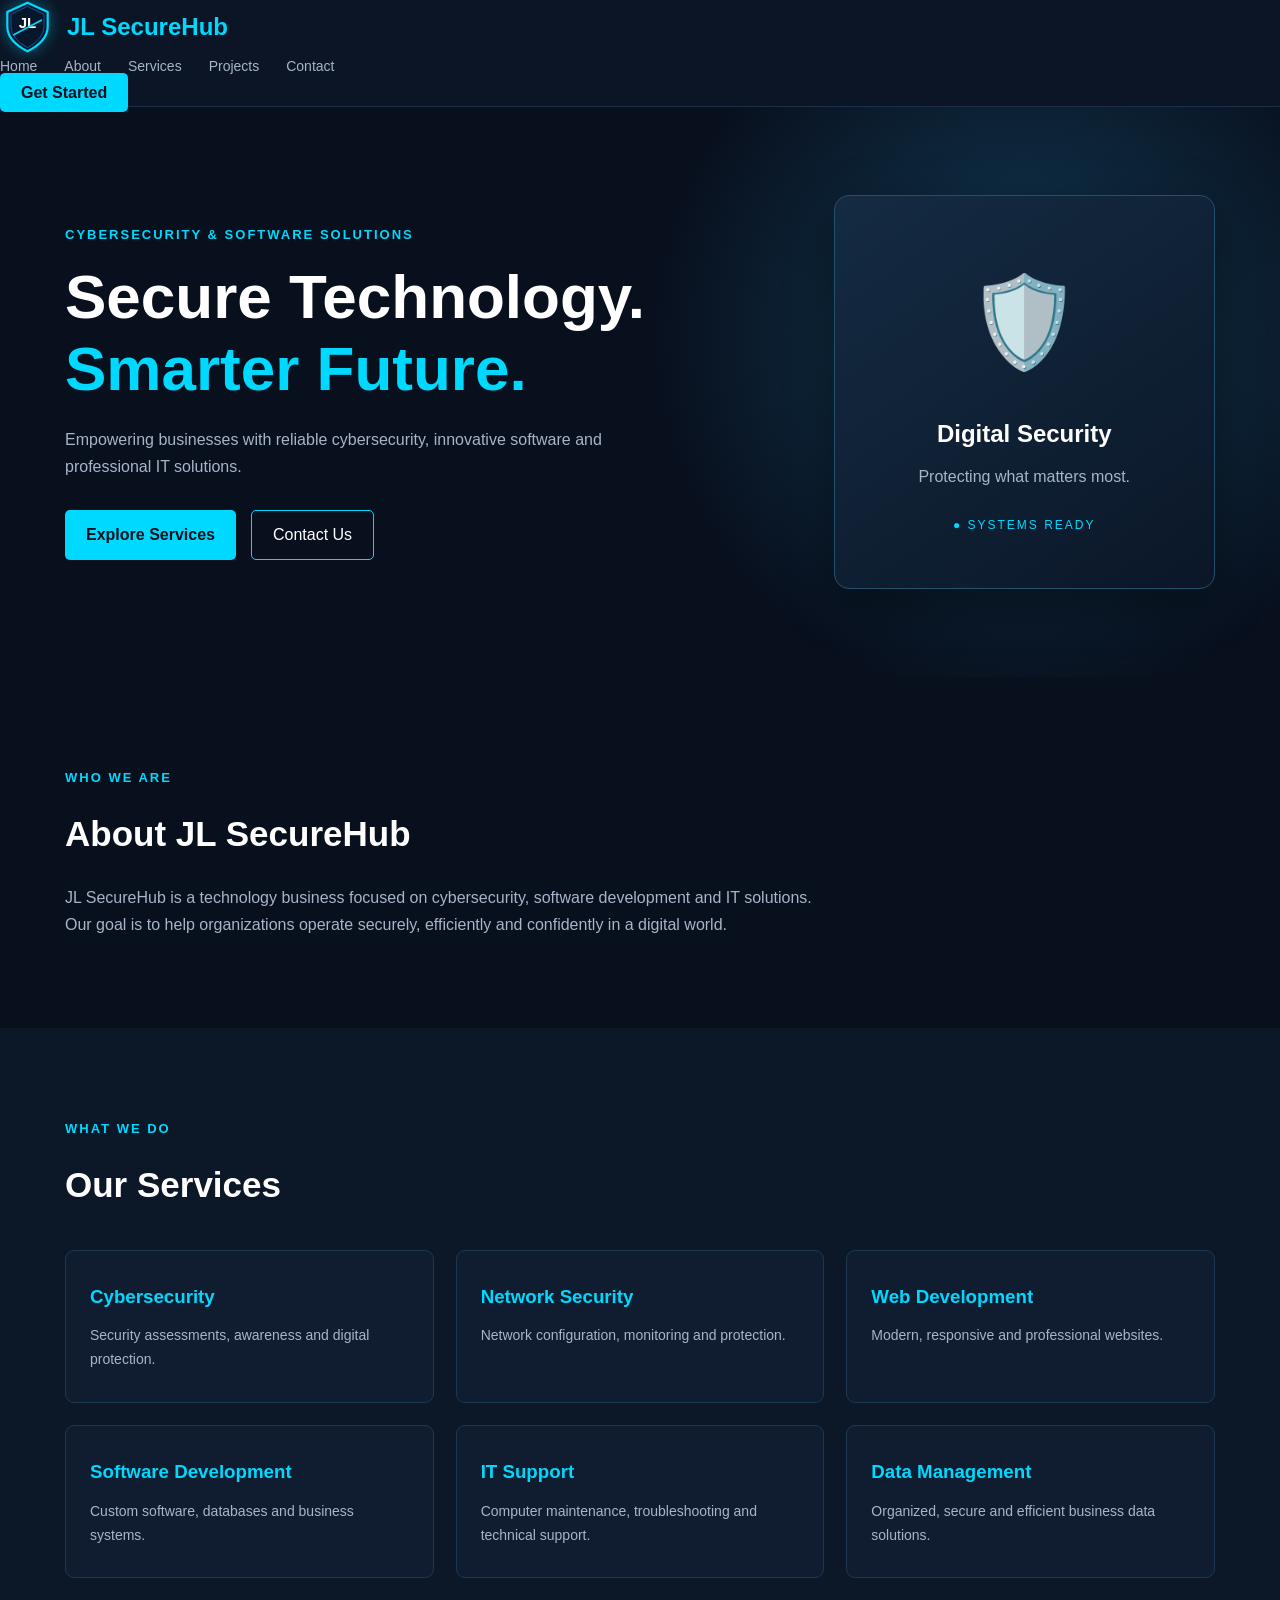
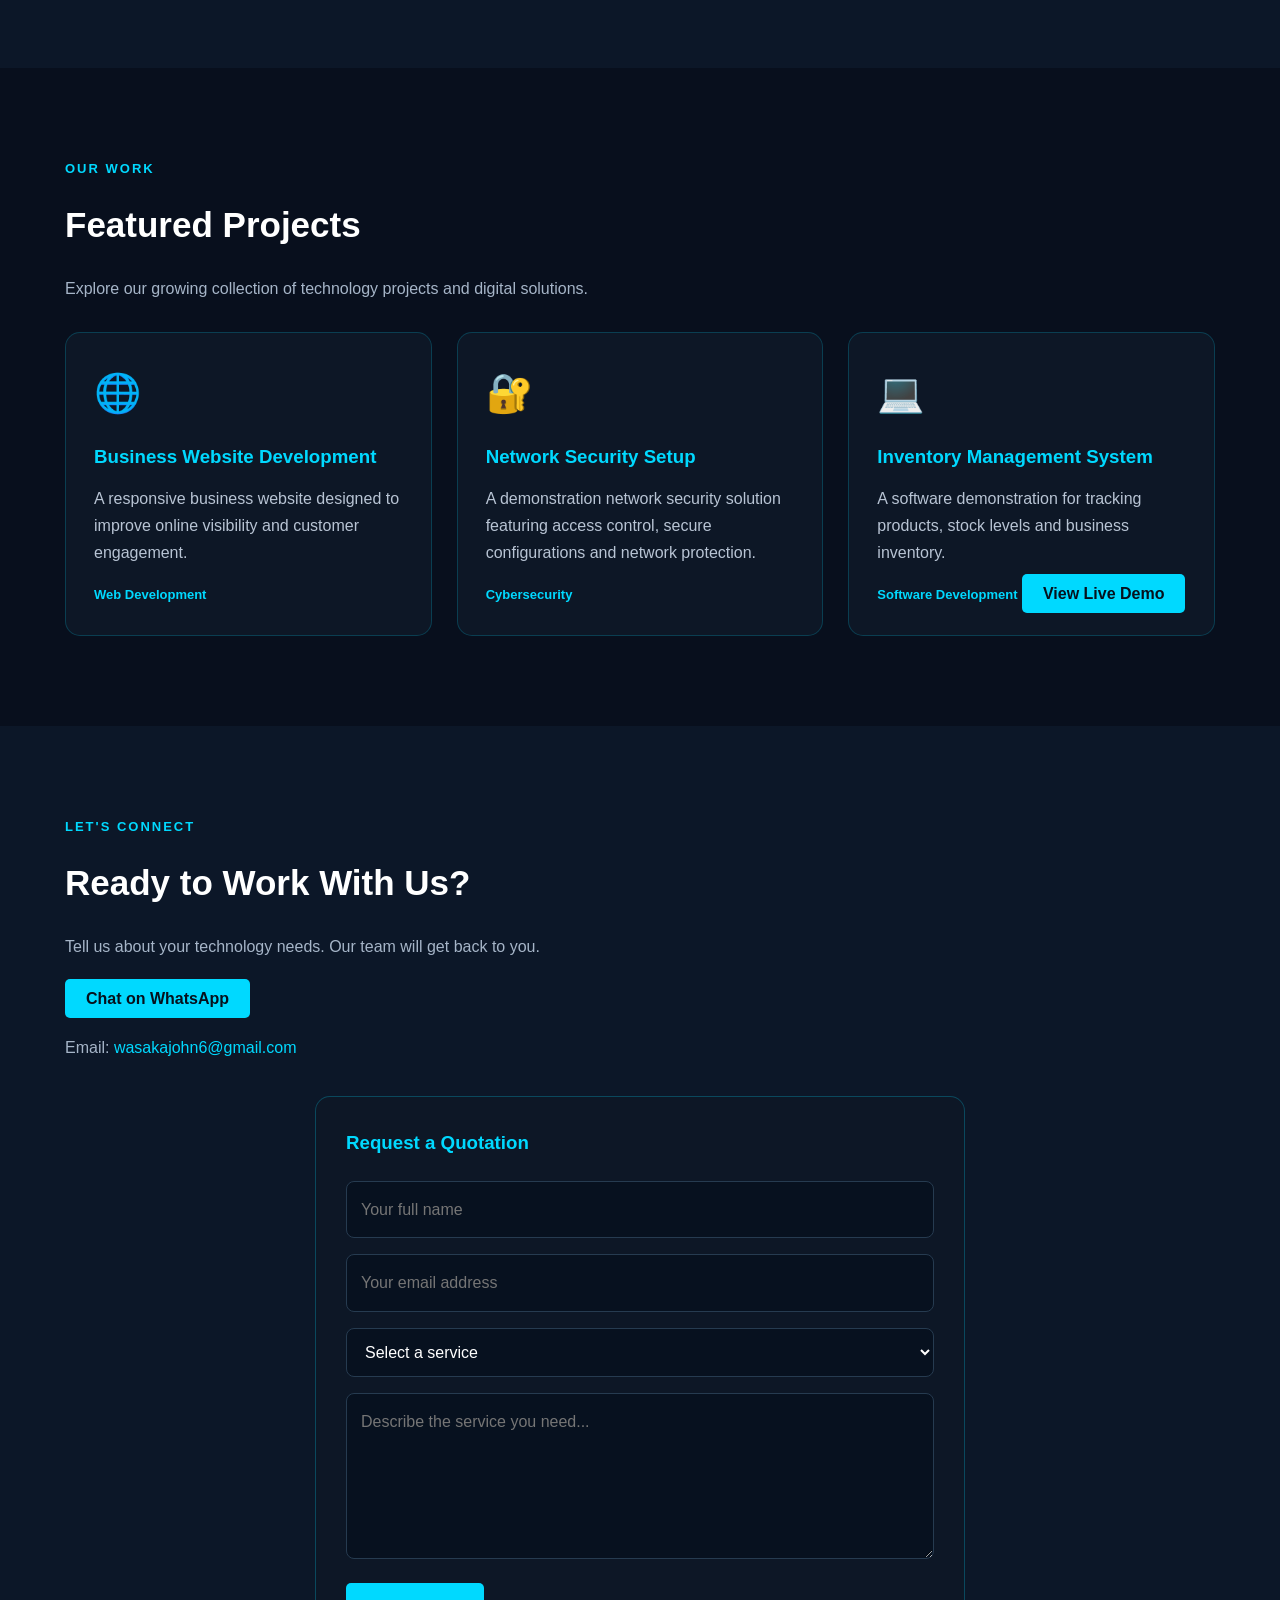
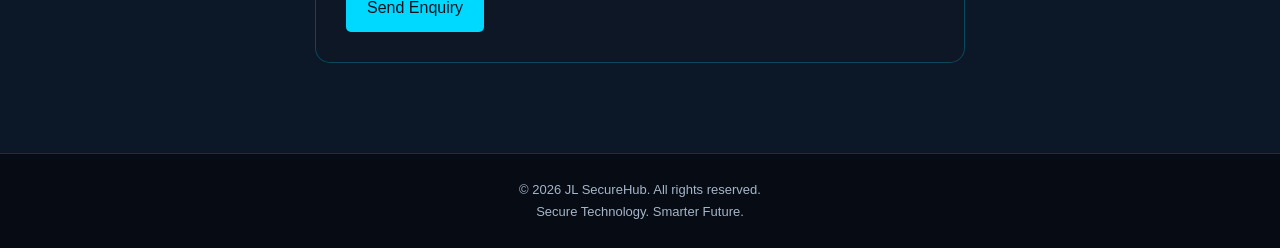
<file: index.html>
<!DOCTYPE html>
<html lang="en">
<head>
    <meta charset="UTF-8">
    <meta name="viewport" content="width=device-width, initial-scale=1.0">
    <meta name="description" content="JL SecureHub - Cybersecurity and Software Solutions in Kenya.">
    <title>JL SecureHub | Cybersecurity & Software Solutions</title>
    <link rel="stylesheet" href="style.css">
</head>
<body>

    <header>
        <div """container navbar">
            <a href="#home" class="logo">
    <img src="logo.svg" alt="JL SecureHub Logo">
    <span>JL SecureHub</span>
</a>

            <nav id="navMenu">
                <a href="#home">Home</a>
                <a href="#about">About</a>
                <a href="#services">Services</a>
                <a href="#projects">Projects</a>
                <a href="#contact">Contact</a>
            </nav>

            <a href="#contact" class="nav-btn">Get Started</a>

            <button class="menu-toggle" id="menuToggle">☰</button>
        </div>
    </header>

    <main>
        <section class="hero" id="home">
            <div class="container hero-content">
                <div class="hero-text">
                    <p class="eyebrow">CYBERSECURITY & SOFTWARE SOLUTIONS</p>

                    <h1>Secure Technology.<br>
                        <span>Smarter Future.</span>
                    </h1>

                    <p>
                        Empowering businesses with reliable cybersecurity,
                        innovative software and professional IT solutions.
                    </p>

                    <div class="hero-buttons">
                        <a href="#services" class="primary-btn">Explore Services</a>
                        <a href="#contact" class="secondary-btn">Contact Us</a>
                    </div>
                </div>

                <div class="hero-visual">
                    <div class="shield">🛡️</div>
                    <h3>Digital Security</h3>
                    <p>Protecting what matters most.</p>
                    <span class="online">● SYSTEMS READY</span>
                </div>
            </div>
        </section>

        <section id="about" class="section">
            <div class="container">
                <p class="eyebrow">WHO WE ARE</p>
                <h2>About JL SecureHub</h2>
                <p class="section-intro">
                    JL SecureHub is a technology business focused on
                    cybersecurity, software development and IT solutions.
                    Our goal is to help organizations operate securely,
                    efficiently and confidently in a digital world.
                </p>
            </div>
        </section>

        <section id="services" class="section dark-section">
            <div class="container">
                <p class="eyebrow">WHAT WE DO</p>
                <h2>Our Services</h2>

                <div class="service-grid">
                    <article class="service-card">
                        <h3>Cybersecurity</h3>
                        <p>Security assessments, awareness and digital protection.</p>
                    </article>

                    <article class="service-card">
                        <h3>Network Security</h3>
                        <p>Network configuration, monitoring and protection.</p>
                    </article>

                    <article class="service-card">
                        <h3>Web Development</h3>
                        <p>Modern, responsive and professional websites.</p>
                    </article>

                    <article class="service-card">
                        <h3>Software Development</h3>
                        <p>Custom software, databases and business systems.</p>
                    </article>

                    <article class="service-card">
                        <h3>IT Support</h3>
                        <p>Computer maintenance, troubleshooting and technical support.</p>
                    </article>

                    <article class="service-card">
                        <h3>Data Management</h3>
                        <p>Organized, secure and efficient business data solutions.</p>
                    </article>
                </div>
            </div>
        </section>

        <section id="projects" class="section">
            <div class="container">
                <p class="eyebrow">OUR WORK</p>
                <h2>Featured Projects</h2>
                <p class="section-intro">
                    Explore our growing collection of technology projects
                    and digital solutions.
                </p>
                <div class="projects-grid">

    <div class="project-card">
        <div class="project-icon">🌐</div>
        <h3>Business Website Development</h3>
        <p>A responsive business website designed to improve online visibility and customer engagement.</p>
        <span>Web Development</span>
    </div>

    <div class="project-card">
        <div class="project-icon">🔐</div>
        <h3>Network Security Setup</h3>
        <p>A demonstration network security solution featuring access control, secure configurations and network protection.</p>
        <span>Cybersecurity</span>
    </div>

    <div class="project-card">
        <div class="project-icon">💻</div>
        <h3>Inventory Management System</h3>
        <p>A software demonstration for tracking products, stock levels and business inventory.</p>
                <span>Software Development</span>

        <a href="https://wasakajohn6-tech.github.io/JL-SecureHub-Portfolio/inventory-management/"
           class="primary-btn"
           target="_blank"
           rel="noopener">
            View Live Demo
        </a>
    </div>

</div>
        </section>

        
<section id="contact" class="section dark-section">
    <div class="container">
        <p class="eyebrow">LET'S CONNECT</p>
        <h2>Ready to Work With Us?</h2>
        <p class="section-intro">
            Tell us about your technology needs.
            Our team will get back to you.
        </p>

        <div class="contact-details">
            <a href="https://wa.me/254701464903"
               class="primary-btn" target="_blank" rel="noopener">
                Chat on WhatsApp
            </a>

            <p class="contact-email">
                Email:
                <a href="mailto:wasakajohn6@gmail.com">
                    wasakajohn6@gmail.com
                </a>
            </p>
        </div>

        <form action="https://formspree.io/f/xqpalzry"
              method="POST" class="contact-form">

            <h3>Request a Quotation</h3>

            <input type="text" name="name"
                   placeholder="Your full name" required>

            <input type="email" name="email"
                   placeholder="Your email address" required>

            <select name="service" required>
                <option value="">Select a service</option>
                <option>Cybersecurity</option>
                <option>Network Security</option>
                <option>Web Development</option>
                <option>Software Development</option>
                <option>IT Support</option>
                <option>Data Management</option>
            </select>

            <textarea name="message" rows="5"
                      placeholder="Describe the service you need..."
                      required></textarea>

            <button type="submit" class="primary-btn">
                Send Enquiry
            </button>
        </form>
    </div>
</section>

    </main>

    <footer>
        <div class="container">
            <p>© <span id="year"></span> JL SecureHub. All rights reserved.</p>
            <p>Secure Technology. Smarter Future.</p>
        </div>
    </footer>

    <script src="script.js"></script>
</body>
</html>
</file>
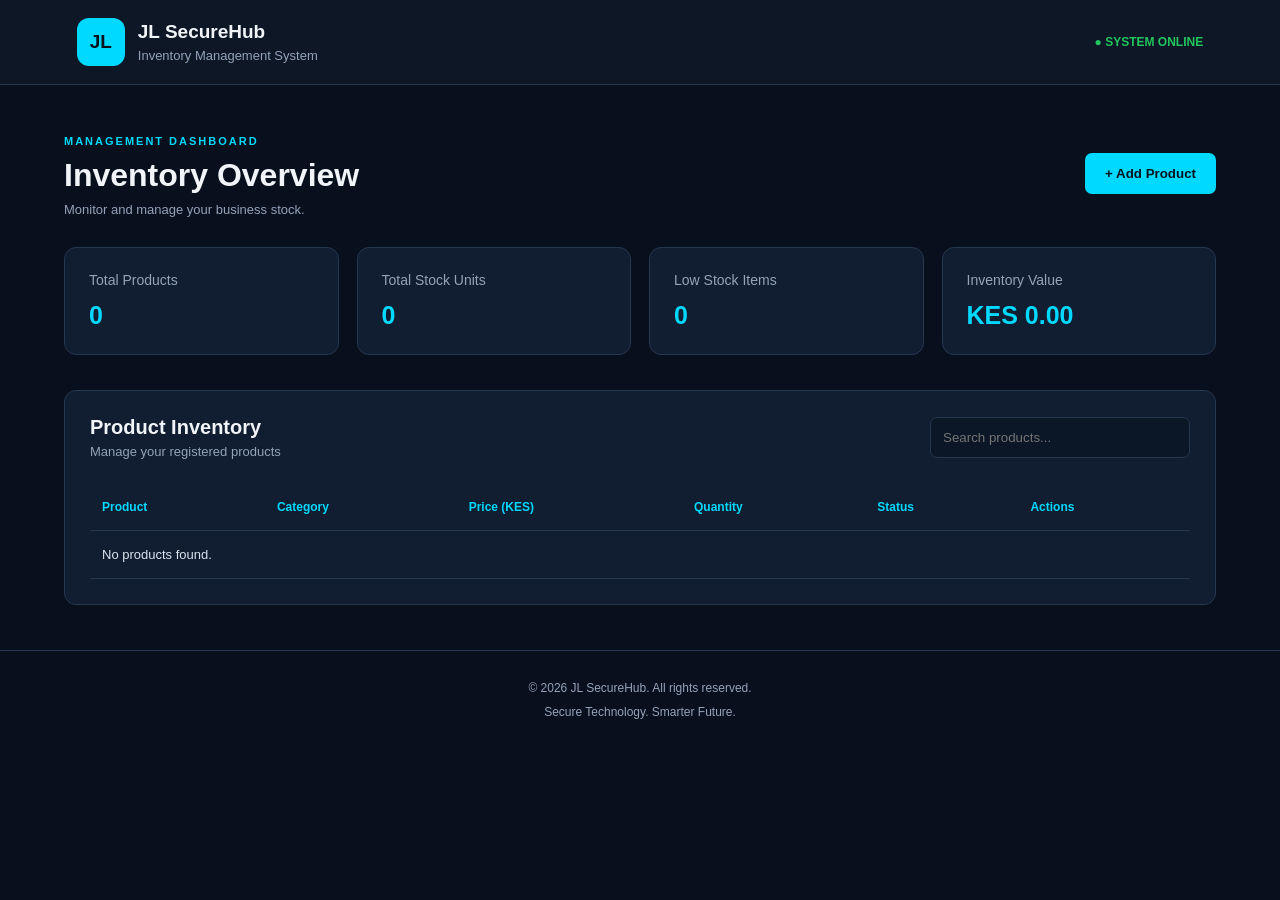
<file: inventory-management/index.html>
<!DOCTYPE html>
<html lang="en">
<head>
    <meta charset="UTF-8">
    <meta name="viewport" content="width=device-width, initial-scale=1.0">
    <title>JL SecureHub | Inventory Management</title>
    <link rel="stylesheet" href="style.css">
</head>
<body>

<header class="topbar">
    <div class="brand">
        <div class="logo">JL</div>
        <div>
            <h2>JL SecureHub</h2>
            <p>Inventory Management System</p>
        </div>
    </div>
    <span class="status">● SYSTEM ONLINE</span>
</header>

<main class="container">

    <section class="welcome">
        <div>
            <p class="eyebrow">MANAGEMENT DASHBOARD</p>
            <h1>Inventory Overview</h1>
            <p>Monitor and manage your business stock.</p>
        </div>
        <button id="addProductBtn">+ Add Product</button>
    </section>

    <section class="stats">
        <article class="stat-card">
            <p>Total Products</p>
            <h2 id="totalProducts">0</h2>
        </article>
        <article class="stat-card">
            <p>Total Stock Units</p>
            <h2 id="totalStock">0</h2>
        </article>
        <article class="stat-card">
            <p>Low Stock Items</p>
            <h2 id="lowStock">0</h2>
        </article>
        <article class="stat-card">
            <p>Inventory Value</p>
            <h2 id="inventoryValue">KES 0</h2>
        </article>
    </section>

    <section class="inventory">
        <div class="section-heading">
            <div>
                <h2>Product Inventory</h2>
                <p>Manage your registered products</p>
            </div>
            <input type="search" id="searchInput"
                   placeholder="Search products...">
        </div>

        <div class="table-wrapper">
            <table>
                <thead>
                    <tr>
                        <th>Product</th>
                        <th>Category</th>
                        <th>Price (KES)</th>
                        <th>Quantity</th>
                        <th>Status</th>
                        <th>Actions</th>
                    </tr>
                </thead>
                <tbody id="productTable">
                    <tr>
                        <td colspan="6">No products registered yet.</td>
                    </tr>
                </tbody>
            </table>
        </div>
    </section>

</main>

<div class="modal" id="productModal">
    <div class="modal-content">
        <div class="modal-heading">
            <h2 id="modalTitle">Add New Product</h2>
            <button id="closeModal" class="close-btn">×</button>
        </div>

        <form id="productForm">
            <input type="hidden" id="productId">

            <label for="productName">Product Name</label>
            <input type="text" id="productName" required>

            <label for="category">Category</label>
            <input type="text" id="category" required>

            <label for="price">Unit Price (KES)</label>
            <input type="number" id="price" min="0.01"
                   step="0.01" required>

            <label for="quantity">Quantity</label>
            <input type="number" id="quantity" min="0"
                   step="1" required>

            <label for="minimumStock">Minimum Stock Level</label>
            <input type="number" id="minimumStock" min="0"
                   step="1" value="5" required>

            <button type="submit" class="save-btn">Save Product</button>
        </form>
    </div>
</div>

<footer>
    <p>© <span id="year"></span> JL SecureHub. All rights reserved.</p>
    <p>Secure Technology. Smarter Future.</p>
</footer>

<script src="script.js"></script>
</body>
</html>
</file>
<file: style.css>
* {
    margin: 0;
    padding: 0;
    box-sizing: border-box;
    scroll-behavior: smooth;
}

:root {
    --background: #080f1d;
    --surface: #101d30;
    --cyan: #00d9ff;
    --white: #ffffff;
    --muted: #a6b5c8;
}

body {
    font-family: Arial, sans-serif;
    background: var(--background);
    color: var(--white);
    line-height: 1.7;
}

.container {
    width: 90%;
    max-width: 1150px;
    margin: auto;
}

/* HEADER */

header {
    background: #0b1525;
    border-bottom: 1px solid #1b3047;
    position: sticky;
    top: 0;
    z-index: 1000;
}

.navbar {
    min-height: 75px;
    display: flex;
    align-items: center;
    justify-content: space-between;
    gap: 20px;
}

.logo {
    color: var(--cyan);
    font-size: 27px;
    font-weight: bold;
    text-decoration: none;
    white-space: nowrap;
}

.logo span {
    color: white;
}

nav {
    display: flex;
    gap: 27px;
}

nav a {
    color: var(--muted);
    text-decoration: none;
    font-size: 14px;
    transition: 0.3s;
}

nav a:hover {
    color: var(--cyan);
}

.nav-btn, .primary-btn {
    background: var(--cyan);
    color: #06111d;
    padding: 11px 21px;
    border-radius: 5px;
    text-decoration: none;
    font-weight: bold;
}

.menu-toggle {
    display: none;
    background: none;
    color: white;
    border: none;
    font-size: 27px;
    cursor: pointer;
}

/* HERO */

.hero {
    min-height: 570px;
    display: flex;
    align-items: center;
    background:
        radial-gradient(circle at 80% 40%, #123b55 0%, transparent 35%),
        var(--background);
}

.hero-content {
    display: grid;
    grid-template-columns: 1.3fr 0.7fr;
    align-items: center;
    gap: 60px;
    padding-top: 65px;
    padding-bottom: 65px;
}

.eyebrow {
    color: var(--cyan);
    font-size: 13px;
    font-weight: bold;
    letter-spacing: 2px;
    margin-bottom: 15px;
}

.hero h1 {
    font-size: clamp(38px, 5vw, 62px);
    line-height: 1.15;
    margin-bottom: 22px;
}

.hero h1 span {
    color: var(--cyan);
}

.hero-text > p:not(.eyebrow) {
    color: var(--muted);
    max-width: 570px;
    margin-bottom: 30px;
}

.hero-buttons {
    display: flex;
    flex-wrap: wrap;
    gap: 15px;
}

.secondary-btn {
    color: white;
    border: 1px solid var(--cyan);
    padding: 10px 21px;
    border-radius: 5px;
    text-decoration: none;
}

.hero-visual {
    background: linear-gradient(145deg, #142b42, #0b1728);
    border: 1px solid #22516b;
    border-radius: 15px;
    padding: 50px 25px;
    text-align: center;
    box-shadow: 0 15px 50px #0006;
}

.shield {
    font-size: 90px;
    margin-bottom: 15px;
}

.hero-visual h3 {
    font-size: 24px;
}

.hero-visual p {
    color: var(--muted);
    margin: 8px 0 20px;
}

.online {
    color: var(--cyan);
    font-size: 12px;
    letter-spacing: 2px;
}

/* GENERAL SECTIONS */

.section {
    padding: 90px 0;
}

.section h2 {
    font-size: 35px;
    margin-bottom: 20px;
}

.section-intro {
    max-width: 750px;
    color: var(--muted);
}

.dark-section {
    background: #0c1728;
}

/* SERVICES */

.service-grid {
    display: grid;
    grid-template-columns: repeat(3, 1fr);
    gap: 22px;
    margin-top: 35px;
}

.service-card {
    background: var(--surface);
    border: 1px solid #1c3850;
    padding: 30px 24px;
    border-radius: 9px;
    transition: 0.3s;
}

.service-card:hover {
    transform: translateY(-6px);
    border-color: var(--cyan);
}

.service-card h3 {
    color: var(--cyan);
    margin-bottom: 12px;
}

.service-card p {
    color: var(--muted);
    font-size: 14px;
}

/* PROJECTS */

.project-placeholder {
    margin-top: 35px;
    padding: 35px;
    background: var(--surface);
    border: 1px dashed #27617d;
    border-radius: 9px;
}

.project-placeholder h3 {
    color: var(--cyan);
}

.project-placeholder p {
    color: var(--muted);
}

/* CONTACT */

.contact-email {
    margin-top: 22px;
    color: var(--muted);
}

/* FOOTER */

footer {
    padding: 25px 0;
    background: #060b14;
    border-top: 1px solid #1b3047;
    text-align: center;
    color: var(--muted);
    font-size: 13px;
}

/* MOBILE RESPONSIVENESS */

@media (max-width: 850px) {
    .hero-content {
        grid-template-columns: 1fr;
        gap: 35px;
    }

    .service-grid {
        grid-template-columns: repeat(2, 1fr);
    }

    nav {
        gap: 15px;
    }
}

@media (max-width: 650px) {
    .navbar {
        flex-wrap: wrap;
        padding: 15px 0;
    }

    .nav-btn {
        display: none;
    }

    .menu-toggle {
        display: block;
    }

    nav {
        display: none;
        width: 100%;
        flex-direction: column;
        padding: 15px 0;
    }

    nav.active {
        display: flex;
    }

    .hero {
        min-height: auto;
    }

    .hero-content {
        padding-top: 65px;
        padding-bottom: 65px;
    }

    .service-grid {
        grid-template-columns: 1fr;
    }

    .section {
        padding: 65px 0;
    }

    .section h2 {
        font-size: 29px;
    }
}
.logo {
    display: flex;
    align-items: center;
    gap: 12px;
    text-decoration: none;
}

.logo img {
    width: 55px;
    height: 55px;
    object-fit: contain;
}

.logo span {
    color: #00d9ff;
    font-weight: 700;
    font-size: 24px;
}
.logo img {
    filter: drop-shadow(0 0 8px rgba(0, 217, 255, 0.4));
    transition: transform 0.3s ease;
}

.logo img:hover {
    transform: scale(1.08);
}
.projects-grid {
    display: grid;
    grid-template-columns: repeat(auto-fit, minmax(250px, 1fr));
    gap: 25px;
    margin-top: 30px;
}

.project-card {
    background: #0d1726;
    border: 1px solid rgba(0, 217, 255, 0.2);
    border-radius: 15px;
    padding: 28px;
    transition: 0.3s ease;
}

.project-card:hover {
    transform: translateY(-7px);
    border-color: #00d9ff;
    box-shadow: 0 8px 25px rgba(0, 217, 255, 0.12);
}

.project-icon {
    font-size: 38px;
    margin-bottom: 15px;
}

.project-card h3 {
    color: #00d9ff;
    margin-bottom: 12px;
}

.project-card p {
    color: #b8c4d4;
    line-height: 1.7;
}

.project-card span {
    display: inline-block;
    margin-top: 18px;
    color: #00d9ff;
    font-size: 13px;
    font-weight: bold;
}

.contact-details {
    margin: 25px 0 35px;
}

.contact-email a {
    color: #00d9ff;
    text-decoration: none;
}

.contact-form {
    max-width: 650px;
    margin: 35px auto 0;
    padding: 30px;
    background: #0d1726;
    border: 1px solid rgba(0, 217, 255, 0.25);
    border-radius: 15px;
    text-align: left;
}

.contact-form h3 {
    color: #00d9ff;
    margin-bottom: 22px;
}

.contact-form input,
.contact-form select,
.contact-form textarea {
    width: 100%;
    padding: 14px;
    margin-bottom: 16px;
    background: #07111f;
    border: 1px solid #263b50;
    border-radius: 8px;
    color: #ffffff;
    font: inherit;
    box-sizing: border-box;
}

.contact-form input:focus,
.contact-form select:focus,
.contact-form textarea:focus {
    outline: none;
    border-color: #00d9ff;
}

.contact-form button {
    cursor: pointer;
    border: none;
    font: inherit;
}

.contact-form textarea {
    resize: vertical;
}
</file>
<file: inventory-management/style.css>
:root {
    --background: #080f1d;
    --surface: #111d30;
    --surface-light: #192940;
    --cyan: #00d9ff;
    --text: #f1f5f9;
    --muted: #94a3b8;
    --border: #263750;
    --green: #22c55e;
    --red: #ef4444;
    --yellow: #f59e0b;
}

* {
    margin: 0;
    padding: 0;
    box-sizing: border-box;
}

body {
    font-family: Arial, sans-serif;
    background: var(--background);
    color: var(--text);
    min-height: 100vh;
}

.topbar {
    min-height: 85px;
    padding: 15px 6%;
    background: #0d1726;
    border-bottom: 1px solid var(--border);
    display: flex;
    justify-content: space-between;
    align-items: center;
    gap: 15px;
}

.brand {
    display: flex;
    align-items: center;
    gap: 13px;
}

.logo {
    width: 48px;
    height: 48px;
    display: grid;
    place-items: center;
    background: var(--cyan);
    color: #08111e;
    font-weight: bold;
    font-size: 19px;
    border-radius: 12px;
}

.brand h2 {
    font-size: 19px;
}

.brand p,
.welcome p,
.section-heading p {
    color: var(--muted);
    font-size: 13px;
    margin-top: 5px;
}

.status {
    color: var(--green);
    font-size: 12px;
    font-weight: bold;
}

.container {
    width: 90%;
    max-width: 1250px;
    margin: 45px auto;
}

.welcome {
    display: flex;
    justify-content: space-between;
    align-items: center;
    gap: 20px;
    margin-bottom: 30px;
}

.eyebrow {
    color: var(--cyan) !important;
    font-size: 11px !important;
    font-weight: bold;
    letter-spacing: 2px;
    margin-bottom: 10px;
}

.welcome h1 {
    font-size: 32px;
    margin-bottom: 8px;
}

button {
    border: none;
    cursor: pointer;
    border-radius: 7px;
    font-weight: bold;
    transition: 0.2s;
}

#addProductBtn,
.save-btn {
    background: var(--cyan);
    color: #06121e;
    padding: 13px 20px;
}

button:hover {
    opacity: 0.85;
    transform: translateY(-1px);
}

.stats {
    display: grid;
    grid-template-columns: repeat(4, 1fr);
    gap: 18px;
    margin-bottom: 35px;
}

.stat-card {
    background: var(--surface);
    padding: 24px;
    border: 1px solid var(--border);
    border-radius: 12px;
}

.stat-card p {
    color: var(--muted);
    font-size: 14px;
}

.stat-card h2 {
    color: var(--cyan);
    font-size: 25px;
    margin-top: 13px;
    overflow-wrap: anywhere;
}

.inventory {
    background: var(--surface);
    padding: 25px;
    border: 1px solid var(--border);
    border-radius: 12px;
}

.section-heading {
    display: flex;
    justify-content: space-between;
    align-items: center;
    gap: 15px;
    margin-bottom: 25px;
}

.section-heading h2 {
    font-size: 20px;
}

#searchInput {
    width: 260px;
    max-width: 100%;
}

input,
select,
textarea {
    width: 100%;
    padding: 12px;
    background: #0b1627;
    border: 1px solid var(--border);
    border-radius: 7px;
    color: white;
    outline: none;
}

input:focus,
select:focus,
textarea:focus {
    border-color: var(--cyan);
}

.table-wrapper {
    width: 100%;
    overflow-x: auto;
}

table {
    width: 100%;
    min-width: 750px;
    border-collapse: collapse;
}

th,
td {
    padding: 16px 12px;
    text-align: left;
    border-bottom: 1px solid var(--border);
    font-size: 13px;
}

th {
    color: var(--cyan);
    font-size: 12px;
}

td {
    color: #dbe4ef;
}

.badge {
    display: inline-block;
    padding: 6px 10px;
    border-radius: 20px;
    font-size: 11px;
    font-weight: bold;
}

.in-stock {
    color: var(--green);
    background: #123524;
}

.low-stock {
    color: var(--yellow);
    background: #493514;
}

.out-stock {
    color: #ff7777;
    background: #491c26;
}

.action-btn {
    padding: 7px 10px;
    margin: 2px;
    font-size: 11px;
}

.edit-btn {
    background: #17456a;
    color: white;
}

.delete-btn {
    background: #61232b;
    color: white;
}

.modal {
    display: none;
    position: fixed;
    inset: 0;
    z-index: 10;
    background: rgba(0, 0, 0, 0.8);
    padding: 20px;
    align-items: center;
    justify-content: center;
}

.modal-content {
    background: var(--surface);
    border: 1px solid var(--border);
    border-radius: 12px;
    width: 100%;
    max-width: 460px;
    max-height: 90vh;
    overflow-y: auto;
    padding: 25px;
}

.modal-heading {
    display: flex;
    justify-content: space-between;
    align-items: center;
    margin-bottom: 22px;
}

.modal-heading h2 {
    font-size: 20px;
}

.close-btn {
    background: transparent;
    color: white;
    font-size: 28px;
}

#productForm {
    display: grid;
    gap: 10px;
}

#productForm label {
    color: var(--muted);
    font-size: 13px;
    margin-top: 5px;
}

.save-btn {
    margin-top: 15px;
}

footer {
    text-align: center;
    padding: 25px;
    border-top: 1px solid var(--border);
    color: var(--muted);
    font-size: 12px;
    line-height: 2;
}

@media (max-width: 850px) {
    .stats {
        grid-template-columns: repeat(2, 1fr);
    }
}

@media (max-width: 600px) {
    .topbar {
        padding: 15px 5%;
    }

    .brand h2 {
        font-size: 16px;
    }

    .status {
        font-size: 9px;
    }

    .container {
        width: 92%;
        margin: 30px auto;
    }

    .welcome,
    .section-heading {
        align-items: stretch;
        flex-direction: column;
    }

    .welcome h1 {
        font-size: 26px;
    }

    .stats {
        gap: 10px;
    }

    .stat-card {
        padding: 17px;
    }

    .stat-card h2 {
        font-size: 21px;
    }

    #searchInput {
        width: 100%;
    }

    .inventory {
        padding: 16px;
    }
}
</file>
